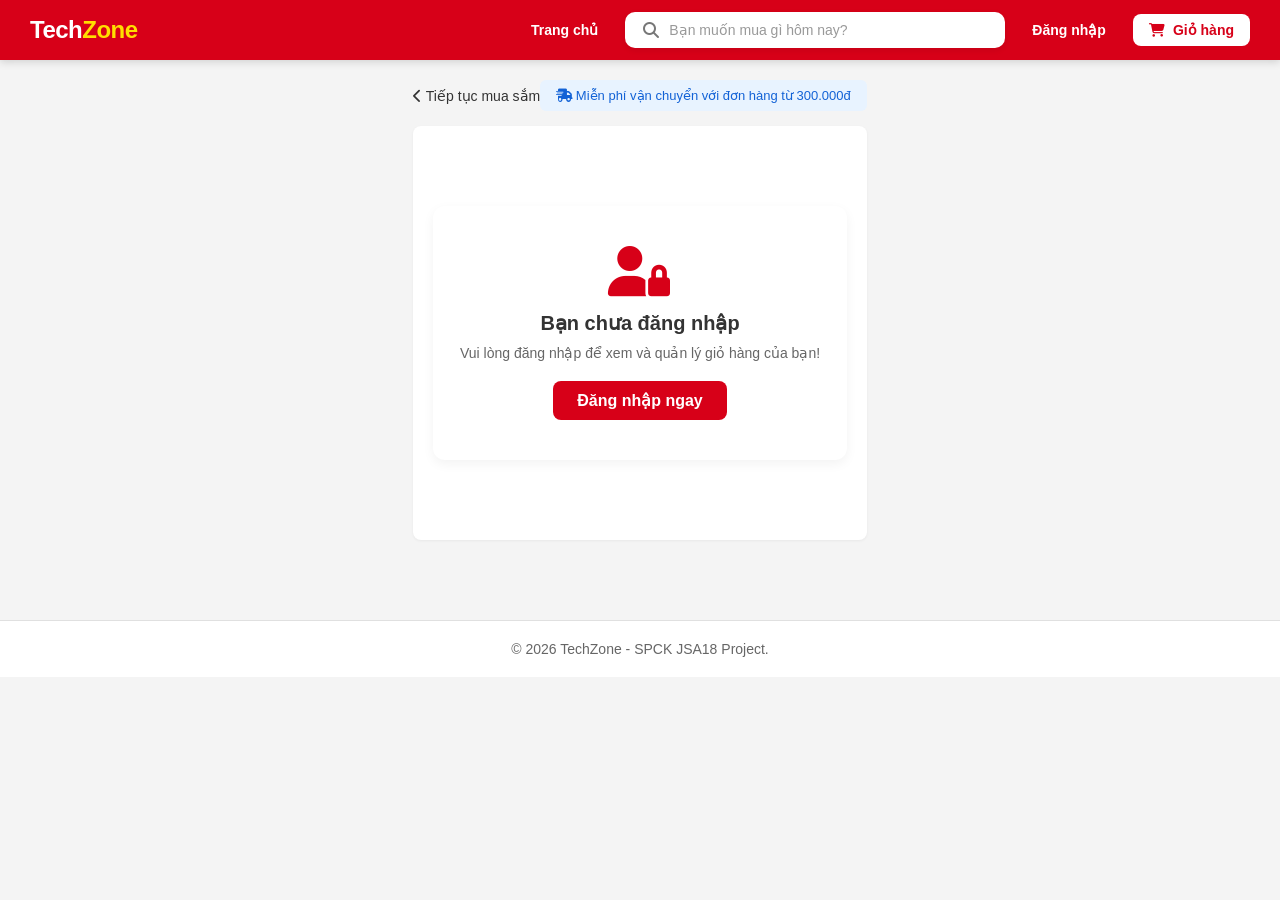
<file: cart.html>
<!doctype html>
<html lang="vi">
  <head>
    <meta charset="UTF-8" />
    <meta name="viewport" content="width=device-width, initial-scale=1.0" />
    <title>Giỏ hàng - TechZone</title>

    <!-- Icon FontAwesome -->
    <link
      rel="stylesheet"
      href="https://cdnjs.cloudflare.com/ajax/libs/font-awesome/6.4.0/css/all.min.css"
    />

    <!-- CSS Tách Biệt -->
    <link rel="stylesheet" href="./styles/main.css" />
    <link rel="stylesheet" href="./styles/cart.css" />
  </head>
  <body>
    <!-- Header chuẩn 100% theo index.html -->
    <header class="site-header">
      <a href="./index.html" class="logo">Tech<span>Zone</span></a>
      <nav class="nav-links">
        <a href="./index.html" class="nav-item">Trang chủ</a>

        <!-- Ô TÌM KIẾM -->
        <div class="search-box">
          <i class="fa-solid fa-magnifying-glass search-icon"></i>
          <input
            type="text"
            id="search-input"
            placeholder="Bạn muốn mua gì hôm nay?"
          />
        </div>

        <a href="./login.html" class="nav-item">Đăng nhập</a>
        <a href="./cart.html" class="cart-btn active">
          <i class="fa-solid fa-cart-shopping cart-icon"></i> Giỏ hàng
        </a>
      </nav>
    </header>

    <!-- Khung nội dung chính Giỏ hàng -->
    <main class="cart-wrapper">
      <!-- Thanh điều hướng nhỏ & Banner Freeship -->
      <div class="cart-top-bar">
        <a href="./index.html" class="back-link">
          <i class="fa-solid fa-chevron-left"></i> Tiếp tục mua sắm
        </a>
        <div class="freeship-banner">
          <i class="fa-solid fa-truck-fast"></i> Miễn phí vận chuyển với đơn hàng từ 300.000đ
        </div>
      </div>

      <!-- Khung hiển thị khi GIỎ HÀNG TRỐNG -->
      <div id="empty-cart" class="empty-cart-card" style="display: none">
        <i class="fa-solid fa-cart-flatbed empty-icon"></i>
        <p>Giỏ hàng của bạn đang trống</p>
        <a href="./index.html" class="btn-shopping-now">Mua sắm ngay</a>
      </div>

      <!-- CẤU TRÚC 2 CỘT CHÍNH -->
      <div id="cart-content" class="cart-layout">
        <!-- CỘT TRÁI: DANH SÁCH SẢN PHẨM -->
        <div class="cart-left-col">
          <!-- Khung Chọn tất cả -->
          <div class="select-all-card">
            <label class="checkbox-label">
              <input type="checkbox" id="select-all-btn" checked />
              <span>Tất cả (<span id="cart-total-items">0</span> sản phẩm)</span>
            </label>
          </div>

          <!-- Danh sách thẻ sản phẩm (Render bởi JS) -->
          <div class="cart-items-list" id="cart-items-container">
            <!-- JS sẽ tự đổ dữ liệu sản phẩm vào đây -->
          </div>
        </div>

        <!-- CỘT PHẢI: THÔNG TIN ĐƠN HÀNG -->
        <div class="cart-right-col">
          <div class="summary-card">
            <h2 class="summary-title">Thông tin đơn hàng</h2>

            <!-- Ô Mã giảm giá -->
            <div class="voucher-box">
              <div class="voucher-left">
                <i class="fa-solid fa-ticket text-red"></i>
                <span>Áp dụng mã giảm giá</span>
              </div>
              <button class="btn-apply-voucher">Chọn</button>
            </div>

            <!-- Chi tiết tính tiền -->
            <div class="summary-details">
              <div class="summary-row">
                <span>Số lượng sản phẩm</span>
                <span id="summary-qty-count">0</span>
              </div>
              <div class="summary-row">
                <span>Tổng tiền hàng</span>
                <span id="subtotal-price">0đ</span>
              </div>
              <div class="summary-row">
                <span>Giảm giá trực tiếp</span>
                <span id="discount-price" class="text-green">-0đ</span>
              </div>
            </div>

            <div class="summary-divider"></div>

            <!-- Tổng tiền thanh toán -->
            <div class="summary-row total-row">
              <div>
                <div class="total-label">TỔNG TIỀN</div>
                <div class="total-subtext">
                  (Đã bao gồm VAT và được làm tròn)
                </div>
              </div>
              <span id="final-price" class="total-value">0đ</span>
            </div>

            <button id="checkout-btn" class="btn-checkout">MUA NGAY</button>
          </div>
        </div>
      </div>
    </main>

    <!-- MODAL CHỌN / NHẬP VOUCHER GIẢM GIÁ -->
    <div id="voucher-modal" class="modal-overlay">
      <div class="modal-box voucher-modal-box">
        <div class="modal-header">
          <h3>Chọn mã giảm giá</h3>
          <button id="close-voucher-btn" class="close-btn">&times;</button>
        </div>
        
        <!-- Ô nhập mã trực tiếp -->
        <div class="voucher-input-group">
          <input type="text" id="voucher-code-input" placeholder="Nhập mã giảm giá..." />
          <button id="apply-code-btn">Áp dụng</button>
        </div>

        <!-- Danh sách mã có sẵn -->
        <div class="voucher-list">
          <div class="voucher-item" data-code="TECHZONE10" data-type="percent" data-value="10" data-min="0">
            <div class="voucher-left-tag">10% OFF</div>
            <div class="voucher-info">
              <h4>TECHZONE10</h4>
              <p>Giảm 10% tổng đơn hàng</p>
            </div>
            <button class="btn-select-voucher">Dùng</button>
          </div>

          <div class="voucher-item" data-code="TIETKIEM50K" data-type="fixed" data-value="50000" data-min="200000">
            <div class="voucher-left-tag">50K</div>
            <div class="voucher-info">
              <h4>TIETKIEM50K</h4>
              <p>Giảm 50.000đ cho đơn từ 200k</p>
            </div>
            <button class="btn-select-voucher">Dùng</button>
          </div>

          <div class="voucher-item" data-code="FREESHIP" data-type="fixed" data-value="30000" data-min="100000">
            <div class="voucher-left-tag">30K</div>
            <div class="voucher-info">
              <h4>FREESHIP</h4>
              <p>Miễn phí vận chuyển 30.000đ</p>
            </div>
            <button class="btn-select-voucher">Dùng</button>
          </div>
        </div>
      </div>
    </div>

    <!-- MODAL XÁC NHẬN THANH TOÁN -->
    <div id="checkout-modal" class="modal-overlay">
      <div class="modal-box">
        <div class="modal-icon">
          <i class="fa-solid fa-bag-shopping"></i>
        </div>
        <h3>Xác nhận đặt hàng</h3>
        <p id="modal-msg">Bạn có chắc chắn muốn thanh toán các sản phẩm đã chọn?</p>
        <div class="modal-actions">
          <button id="cancel-checkout-btn" class="modal-btn btn-cancel">Hủy bỏ</button>
          <button id="confirm-checkout-btn" class="modal-btn btn-confirm">Xác nhận mua</button>
        </div>
      </div>
    </div>

    <!-- Footer -->
    <footer class="site-footer">
      <p>&copy; 2026 TechZone - SPCK JSA18 Project.</p>
    </footer>

    <!-- Script điều khiển đúng thứ tự dự án -->
    <script src="scripts/auth.js"></script>
    <script src="data/products.js"></script>
    <script src="scripts/cart.js"></script>
  </body>
</html>
</file>
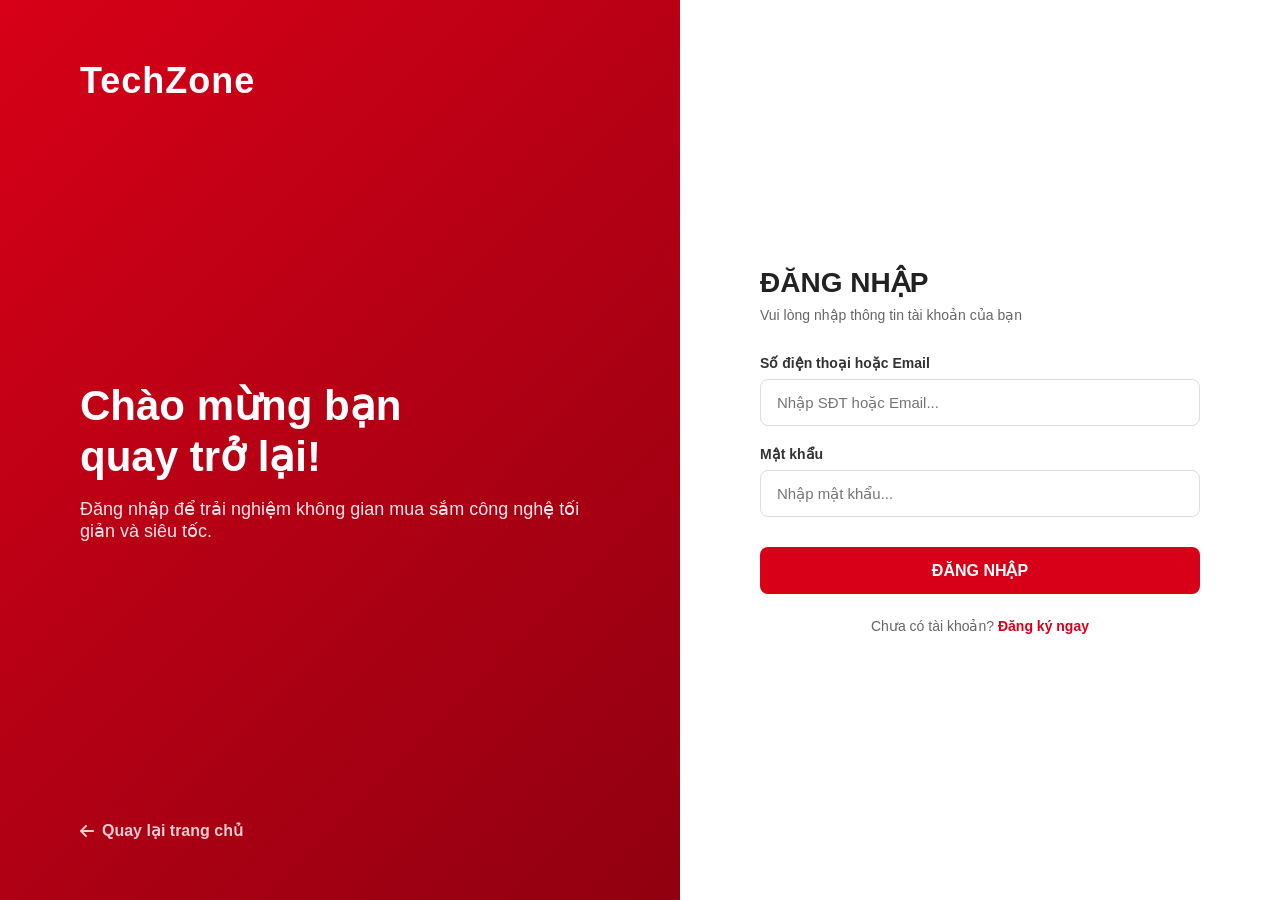
<file: login.html>
<!doctype html>
<html lang="vi">
  <head>
    <meta charset="UTF-8" />
    <meta name="viewport" content="width=device-width, initial-scale=1.0" />
    <title>Đăng nhập - TechZone</title>
    <link
      rel="stylesheet"
      href="https://cdnjs.cloudflare.com/ajax/libs/font-awesome/6.4.0/css/all.min.css"
    />
    <link rel="stylesheet" href="styles/login.css" />
  </head>
  <body>
    <div class="auth-container">
      <!-- CỘT TRÁI: BANNERS & LOGO -->
      <div class="auth-banner">
        <div class="brand-logo">TechZone</div>
        <div class="banner-content">
          <h1>Chào mừng bạn<br />quay trở lại!</h1>
          <p>
            Đăng nhập để trải nghiệm không gian mua sắm công nghệ tối giản và
            siêu tốc.
          </p>
        </div>
        <a href="./index.html" class="back-home-link">
          <i class="fa-solid fa-arrow-left"></i> Quay lại trang chủ
        </a>
      </div>

      <!-- CỘT PHẢI: FORM ĐĂNG NHẬP -->
      <div class="auth-form-container">
        <div class="auth-form-card">
          <h2 class="auth-title">ĐĂNG NHẬP</h2>
          <p class="auth-subtitle">Vui lòng nhập thông tin tài khoản của bạn</p>

          <form id="login-form">
            <div class="form-group">
              <label for="username">Số điện thoại hoặc Email</label>
              <input
                type="text"
                id="username"
                placeholder="Nhập SĐT hoặc Email..."
                required
              />
            </div>

            <div class="form-group">
              <label for="password">Mật khẩu</label>
              <input
                type="password"
                id="password"
                placeholder="Nhập mật khẩu..."
                required
              />
            </div>

            <button type="submit" class="btn-submit">ĐĂNG NHẬP</button>
          </form>

          <div class="auth-switch">
            Chưa có tài khoản? <a href="./register.html">Đăng ký ngay</a>
          </div>
        </div>
      </div>
    </div>

    <!-- KHUNG THÔNG BÁO MESSAGE BOX -->
    <div id="custom-alert" class="custom-alert hidden">
      <div class="alert-content">
        <i id="alert-icon" class="fa-solid fa-circle-check"></i>
        <p id="alert-message">Thông báo ở đây...</p>
        <button id="alert-close-btn">Đóng</button>
      </div>
    </div>

    <script src="scripts/auth.js"></script>
  </body>
</html>
</file>
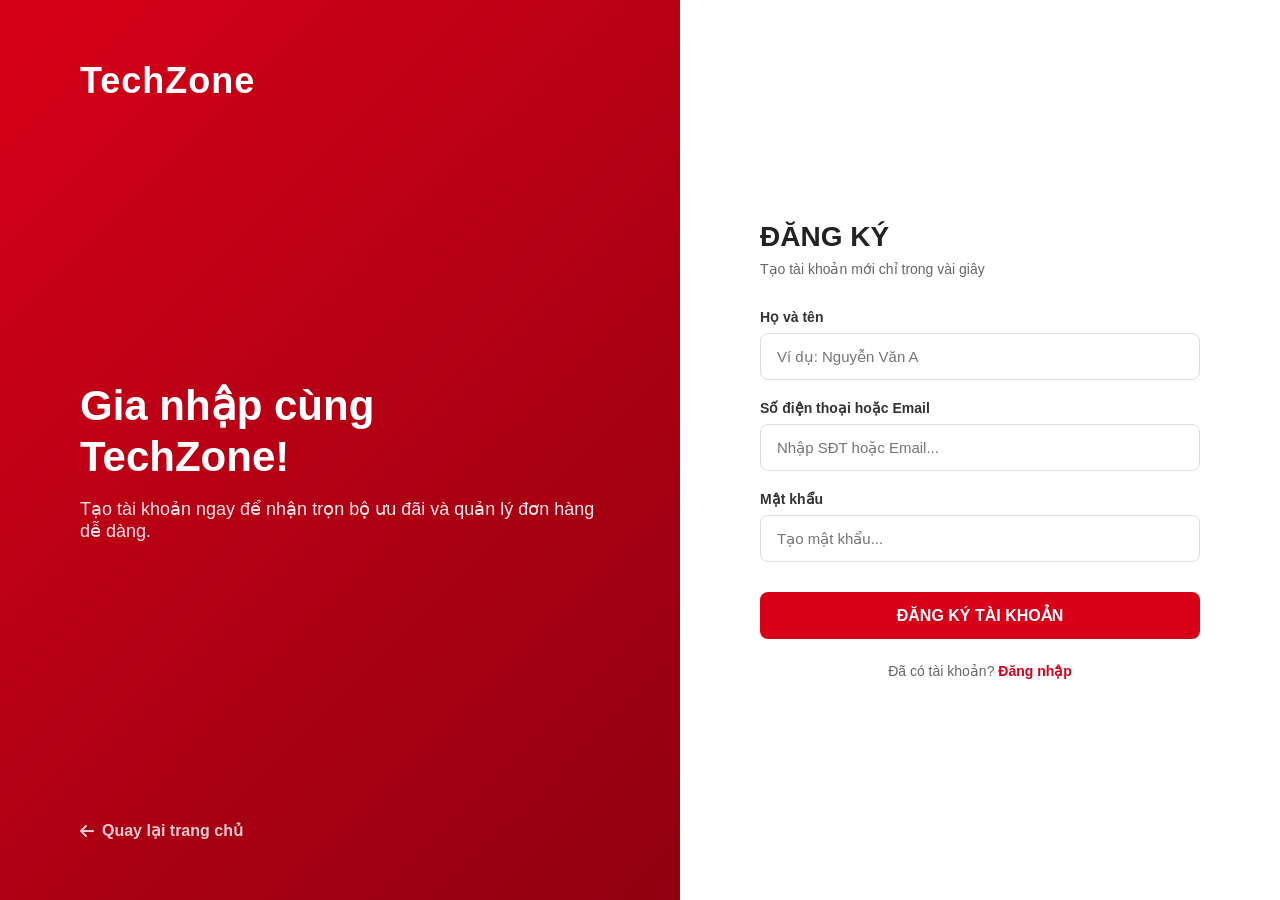
<file: register.html>
<!doctype html>
<html lang="vi">
  <head>
    <meta charset="UTF-8" />
    <meta name="viewport" content="width=device-width, initial-scale=1.0" />
    <title>Đăng ký - TechZone</title>
    <link
      rel="stylesheet"
      href="https://cdnjs.cloudflare.com/ajax/libs/font-awesome/6.4.0/css/all.min.css"
    />
    <link rel="stylesheet" href="styles/register.css" />
  </head>
  <body>
    <div class="auth-container">
      <!-- CỘT TRÁI: BANNERS & LOGO -->
      <div class="auth-banner">
        <div class="brand-logo">TechZone</div>
        <div class="banner-content">
          <h1>Gia nhập cùng<br />TechZone!</h1>
          <p>
            Tạo tài khoản ngay để nhận trọn bộ ưu đãi và quản lý đơn hàng dễ
            dàng.
          </p>
        </div>
        <a href="./index.html" class="back-home-link">
          <i class="fa-solid fa-arrow-left"></i> Quay lại trang chủ
        </a>
      </div>

      <!-- CỘT PHẢI: FORM ĐĂNG KÝ -->
      <div class="auth-form-container">
        <div class="auth-form-card">
          <h2 class="auth-title">ĐĂNG KÝ</h2>
          <p class="auth-subtitle">Tạo tài khoản mới chỉ trong vài giây</p>

          <form id="register-form">
            <div class="form-group">
              <label for="fullname">Họ và tên</label>
              <input
                type="text"
                id="fullname"
                placeholder="Ví dụ: Nguyễn Văn A"
                required
              />
            </div>

            <div class="form-group">
              <label for="username">Số điện thoại hoặc Email</label>
              <input
                type="text"
                id="username"
                placeholder="Nhập SĐT hoặc Email..."
                required
              />
            </div>

            <div class="form-group">
              <label for="password">Mật khẩu</label>
              <input
                type="password"
                id="password"
                placeholder="Tạo mật khẩu..."
                required
              />
            </div>

            <button type="submit" class="btn-submit">ĐĂNG KÝ TÀI KHOẢN</button>
          </form>

          <div class="auth-switch">
            Đã có tài khoản? <a href="./login.html">Đăng nhập</a>
          </div>
        </div>
      </div>
    </div>

    <!-- KHUNG THÔNG BÁO MESSAGE BOX -->
    <div id="custom-alert" class="custom-alert hidden">
      <div class="alert-content">
        <i id="alert-icon" class="fa-solid fa-circle-check"></i>
        <p id="alert-message">Thông báo ở đây...</p>
        <button id="alert-close-btn">Đóng</button>
      </div>
    </div>

    <script src="scripts/auth.js"></script>
  </body>
</html>
</file>
<file: styles/main.css>
/* Reset & Base Styles */
* {
  box-sizing: border-box;
  margin: 0;
  padding: 0;
}

body {
  background-color: #f4f6f8;
  color: #333333;
  font-family: 'Segoe UI', Tahoma, Geneva, Verdana, sans-serif;
  min-height: 100vh;
  display: flex;
  flex-direction: column;
}

/* Site Header */
.site-header {
  background-color: #d70018;
  padding: 12px 30px;
  display: flex;
  justify-content: space-between;
  align-items: center;
  position: sticky;
  top: 0;
  z-index: 100;
  box-shadow: 0 2px 8px rgba(0, 0, 0, 0.15);
}

.logo {
  font-size: 24px;
  font-weight: 800;
  color: #ffffff;
  text-decoration: none;
  letter-spacing: -0.5px;
}

.logo span {
  color: #ffde00;
}

/* Nav Links */
.nav-links {
  display: flex;
  gap: 15px;
  align-items: center;
}

.nav-item {
  color: #ffffff;
  text-decoration: none;
  font-size: 14px;
  font-weight: 600;
  padding: 8px 12px;
  border-radius: 8px;
  transition: background-color 0.2s;
}

.nav-item:hover,
.nav-item.active {
  background-color: rgba(255, 255, 255, 0.2);
}

/* Cart Button */
.cart-btn {
  color: #d70018;
  text-decoration: none;
  background-color: #ffffff;
  padding: 8px 16px;
  border-radius: 8px;
  font-weight: bold;
  font-size: 14px;
  display: flex;
  align-items: center;
  gap: 8px;
  transition: opacity 0.2s, transform 0.1s;
}

.cart-btn:hover {
  opacity: 0.95;
  transform: translateY(-1px);
}

.cart-icon {
  color: #d70018;
}

.cart-badge {
  background-color: #d70018;
  color: #ffffff;
  font-size: 11px;
  font-weight: bold;
  border-radius: 10px;
  padding: 2px 7px;
}

/* Main Layout */
.main-content {
  flex: 1;
}

/* Footer */
.site-footer {
  background-color: #ffffff;
  border-top: 1px solid #e0e0e0;
  text-align: center;
  padding: 20px;
  color: #666666;
  font-size: 14px;
  margin-top: 40px;
}

/* Khung chứa ảnh cố định kích thước */
.product-image-box {
  width: 100%;
  height: 200px; /* Điều chỉnh chiều cao khung ảnh theo ý bạn */
  overflow: hidden;
  display: flex;
  align-items: center;
  justify-content: center;
}

.product-image {
  width: 100%;
  height: 100%;
  object-fit: contain; /* Giữ nguyên tỷ lệ ảnh không bị móp */
}

/* Xử lý tiêu đề sản phẩm dài quá 2 dòng */
.product-title {
  font-size: 14px;
  font-weight: 600;
  line-height: 1.4;
  height: 2.8em;
  margin: 10px 0;

  /* Chuẩn mới + Chuẩn cũ để tương thích 100% */
  overflow: hidden;
  text-overflow: ellipsis;
  display: -webkit-box;
  -webkit-line-clamp: 2;
  line-clamp: 2;
  -webkit-box-orient: vertical;
}

/* ==========================================
   Ô TÌM KIẾM NÂNG CẤP (RỘNG, ĐẸP, HIỆU ỨNG)
   ========================================== */
.search-box {
  position: relative;
  display: flex;
  align-items: center;
  background: #ffffff;
  border-radius: 10px;
  padding: 8px 16px;
  width: 380px; /* Tăng độ rộng lên hẳn 380px */
  border: 2px solid transparent;
  box-shadow: 0 2px 6px rgba(0, 0, 0, 0.08);
  transition: all 0.3s cubic-bezier(0.25, 0.8, 0.25, 1);
}

/* Hover: Nổi nhẹ và sáng viền */
.search-box:hover {
  box-shadow: 0 4px 12px rgba(0, 0, 0, 0.15);
  background: #fff;
}

/* Focus-within: Khi click vào gõ chữ thì đổi viền đỏ + viền sáng nhẹ */
.search-box:focus-within {
  width: 420px; /* Tự động dãn rộng nhẹ ra khi click vào */
  border-color: #d70018;
  box-shadow: 0 0 0 4px rgba(215, 0, 24, 0.15);
  background: #fff;
}

/* Icon kính lúp */
.search-icon {
  color: #777;
  font-size: 16px;
  margin-right: 10px;
  transition: color 0.2s ease, transform 0.2s ease;
}

.search-box:focus-within .search-icon {
  color: #d70018; /* Biến thành màu đỏ brand khi gõ */
  transform: scale(1.1); /* Phóng to nhẹ icon */
}

/* Input chính */
.search-box input {
  border: none;
  outline: none;
  width: 100%;
  font-size: 14px;
  font-weight: 500;
  color: #222;
  background: transparent;
}

.search-box input::placeholder {
  color: #999;
  font-weight: 400;
  transition: color 0.2s ease;
}

.search-box:focus-within input::placeholder {
  color: #ccc; /* Làm mờ chữ placeholder khi đang gõ */
}

/* =========================================================
   STYLE CHO NÚT TÀI KHOẢN VÀ DROPDOWN TRÊN NAVBAR
   ========================================================= */
.user-profile-container {
  position: relative;
  display: inline-block;
}

/* Nút đỏ hiển thị Tên + Icon Avatar */
.user-avatar-btn {
  display: flex;
  align-items: center;
  gap: 8px;
  background-color: #d70018; /* Màu đỏ chủ đạo TechZone */
  color: #ffffff;
  border: none;
  padding: 8px 16px;
  border-radius: 20px;
  font-weight: 600;
  font-size: 14px;
  cursor: pointer;
  transition: all 0.2s ease;
}

.user-avatar-btn:hover {
  background-color: #c00015;
  box-shadow: 0 4px 10px rgba(215, 0, 24, 0.3);
}

.user-avatar-btn .user-icon {
  font-size: 18px;
}

/* Menu xổ xuống (Dropdown) */
.user-dropdown {
  position: absolute;
  top: calc(100% + 10px);
  right: 0;
  width: 200px;
  background-color: #ffffff;
  border-radius: 10px;
  box-shadow: 0 8px 24px rgba(0, 0, 0, 0.15);
  padding: 12px;
  z-index: 1000;
  border: 1px solid #eee;
}

.user-dropdown.hidden {
  display: none;
}

.dropdown-header {
  padding-bottom: 8px;
}

.dropdown-name {
  font-weight: 700;
  color: #333333;
  font-size: 14px;
  margin: 0;
}

.dropdown-sub {
  font-size: 12px;
  color: #777777;
  margin: 2px 0 0 0;
}

.user-dropdown hr {
  border: none;
  border-top: 1px solid #eeeeee;
  margin: 8px 0;
}

/* Nút Đăng xuất */
.logout-btn {
  width: 100%;
  display: flex;
  align-items: center;
  gap: 8px;
  background: none;
  border: none;
  color: #d70018;
  font-weight: 600;
  padding: 8px;
  border-radius: 6px;
  cursor: pointer;
  text-align: left;
  font-size: 14px;
  transition: background 0.2s ease;
}

.logout-btn:hover {
  background-color: #fff0f1;
}
</file>
<file: styles/cart.css>
/* --- TRANG GIỎ HÀNG STYLE CELLPHONES --- */
body {
  background-color: #f4f4f4;
}

.cart-wrapper {
  max-width: 1100px;
  margin: 20px auto 40px auto;
  padding: 0 15px;
}

/* Thanh điều hướng & Banner Freeship */
.cart-top-bar {
  display: flex;
  justify-content: space-between;
  align-items: center;
  margin-bottom: 15px;
}

.back-link {
  color: #333;
  text-decoration: none;
  font-size: 14px;
  font-weight: 500;
}

.back-link:hover {
  color: #d70018;
}

.freeship-banner {
  background-color: #e8f3ff;
  color: #1262d6;
  padding: 8px 16px;
  border-radius: 6px;
  font-size: 13px;
  font-weight: 500;
}

/* Khung Giỏ hàng trống */
.empty-cart-card {
  background: #fff;
  border-radius: 8px;
  padding: 50px 20px;
  text-align: center;
  box-shadow: 0 1px 3px rgba(0,0,0,0.05);
}

.empty-icon {
  font-size: 60px;
  color: #ccc;
  margin-bottom: 15px;
}

.empty-cart-card p {
  font-size: 16px;
  color: #555;
  margin-bottom: 20px;
}

.btn-shopping-now {
  display: inline-block;
  background-color: #d70018;
  color: #fff;
  padding: 10px 24px;
  border-radius: 6px;
  text-decoration: none;
  font-weight: bold;
}

/* LAYOUT 2 CỘT */
.cart-layout {
  display: flex;
  gap: 20px;
  align-items: flex-start;
}

.cart-left-col {
  flex: 1;
  display: flex;
  flex-direction: column;
  gap: 12px;
}

.cart-right-col {
  width: 360px;
}

/* KHUNG CHỌN TẤT CẢ */
.select-all-card {
  background: #fff;
  border-radius: 8px;
  padding: 12px 16px;
  box-shadow: 0 1px 3px rgba(0,0,0,0.05);
}

.checkbox-label {
  display: flex;
  align-items: center;
  gap: 10px;
  font-weight: 600;
  cursor: pointer;
}

.checkbox-label input[type="checkbox"] {
  width: 18px;
  height: 18px;
  accent-color: #d70018;
  cursor: pointer;
}

/* KHUNG SẢN PHẨM */
.cart-items-list {
  display: flex;
  flex-direction: column;
  gap: 12px;
}

.cart-item-card {
  background: #fff;
  border-radius: 8px;
  padding: 16px;
  display: flex;
  align-items: center;
  gap: 15px;
  box-shadow: 0 1px 3px rgba(0,0,0,0.05);
}

.cart-item-card input[type="checkbox"] {
  width: 18px;
  height: 18px;
  accent-color: #d70018;
  cursor: pointer;
}

.item-img {
  width: 75px;
  height: 75px;
  object-fit: contain;
}

.item-info {
  flex: 1;
}

.item-title {
  font-size: 14px;
  font-weight: 600;
  color: #222;
  margin-bottom: 8px;
  text-decoration: none;
  display: -webkit-box;
  -webkit-line-clamp: 2;
  -webkit-box-orient: vertical;
  overflow: hidden;
}

.item-price-box {
  display: flex;
  align-items: baseline;
  gap: 8px;
}

.price-current {
  font-size: 15px;
  font-weight: bold;
  color: #d70018;
}

.price-old {
  font-size: 12px;
  color: #888;
  text-decoration: line-through;
}

/* CỤM NÚT SỐ LƯỢNG VÀ XÓA */
.item-actions {
  display: flex;
  align-items: center;
  gap: 12px;
}

.btn-delete {
  background: none;
  border: none;
  color: #777;
  font-size: 16px;
  cursor: pointer;
  padding: 4px;
}

.btn-delete:hover {
  color: #d70018;
}

.qty-control {
  display: flex;
  align-items: center;
  border: 1px solid #e0e0e0;
  border-radius: 4px;
  background: #f9f9f9;
}

.qty-btn {
  width: 28px;
  height: 28px;
  border: none;
  background: none;
  font-size: 14px;
  cursor: pointer;
}

.qty-input {
  width: 32px;
  height: 28px;
  border: none;
  text-align: center;
  font-size: 13px;
  font-weight: 600;
  background: #fff;
}

/* CỘT PHẢI - THÔNG TIN ĐƠN HÀNG */
.summary-card {
  background: #fff;
  border-radius: 8px;
  padding: 16px;
  box-shadow: 0 1px 3px rgba(0,0,0,0.05);
}

.summary-title {
  font-size: 16px;
  font-weight: bold;
  margin-bottom: 15px;
  color: #111;
}

/* Mã giảm giá */
.voucher-box {
  background: #f8f8f8;
  border-radius: 6px;
  padding: 10px 12px;
  display: flex;
  justify-content: space-between;
  align-items: center;
  margin-bottom: 15px;
}

.voucher-left {
  display: flex;
  align-items: center;
  gap: 8px;
  font-size: 13px;
  font-weight: 500;
}

.text-red { color: #d70018; }
.text-green { color: #15803d; }

.btn-apply-voucher {
  background: #fff;
  border: 1px solid #d70018;
  color: #d70018;
  padding: 4px 12px;
  border-radius: 4px;
  font-size: 12px;
  font-weight: bold;
  cursor: pointer;
}

/* Chi tiết tiền */
.summary-details {
  display: flex;
  flex-direction: column;
  gap: 10px;
}

.summary-row {
  display: flex;
  justify-content: space-between;
  font-size: 13px;
  color: #444;
}

.summary-divider {
  height: 1px;
  background: #eee;
  margin: 15px 0;
}

/* Tổng tiền */
.total-row {
  align-items: flex-start;
}

.total-label {
  font-size: 14px;
  font-weight: bold;
  color: #111;
}

.total-subtext {
  font-size: 11px;
  color: #777;
  margin-top: 2px;
}

.total-value {
  font-size: 18px;
  font-weight: bold;
  color: #d70018;
}

.btn-checkout {
  width: 100%;
  padding: 12px;
  background: #d70018;
  color: #fff;
  border: none;
  border-radius: 6px;
  font-size: 15px;
  font-weight: bold;
  cursor: pointer;
  margin-top: 15px;
  transition: background 0.2s;
}

.btn-checkout:hover {
  background: #b50014;
}

@media (max-width: 768px) {
  .cart-layout {
    flex-direction: column;
  }
  .cart-right-col {
    width: 100%;
  }
}

/* Styling cho khung thông báo khi Giỏ hàng trống / Chưa đăng nhập */
.empty-cart-box {
  text-align: center;
  padding: 50px 20px;
  background-color: #ffffff;
  border-radius: 12px;
  box-shadow: 0 4px 12px rgba(0, 0, 0, 0.05);
  margin: 30px auto;
  max-width: 500px;
}

.empty-cart-icon {
  font-size: 60px;
  color: #d70018;
  margin-bottom: 16px;
}

.empty-cart-box h3 {
  font-size: 20px;
  color: #333333;
  margin-bottom: 8px;
  font-weight: 700;
}

.empty-cart-box p {
  font-size: 14px;
  color: #666666;
  margin-bottom: 20px;
}

.login-now-btn,
.continue-shopping-btn {
  display: inline-block;
  background-color: #d70018;
  color: #ffffff;
  padding: 10px 24px;
  border-radius: 8px;
  text-decoration: none;
  font-weight: 600;
  transition: background 0.2s ease;
}

.login-now-btn:hover,
.continue-shopping-btn:hover {
  background-color: #c00015;
}

/* ==========================================
   MODAL XÁC NHẬN THANH TOÁN BEAUTIFUL
========================================== */
.modal-overlay {
  position: fixed;
  top: 0;
  left: 0;
  width: 100%;
  height: 100%;
  background-color: rgba(0, 0, 0, 0.5);
  display: flex;
  justify-content: center;
  align-items: center;
  z-index: 9999;
  opacity: 0;
  visibility: hidden;
  transition: all 0.3s ease;
}

.modal-overlay.active {
  opacity: 1;
  visibility: visible;
}

.modal-box {
  background: #fff;
  border-radius: 16px;
  padding: 28px 24px;
  width: 90%;
  max-width: 400px;
  text-align: center;
  box-shadow: 0 10px 30px rgba(0, 0, 0, 0.2);
  transform: translateY(-20px);
  transition: transform 0.3s ease;
}

.modal-overlay.active .modal-box {
  transform: translateY(0);
}

.modal-icon {
  width: 60px;
  height: 60px;
  background-color: #e6f7ff;
  color: #1890ff;
  border-radius: 50%;
  display: flex;
  align-items: center;
  justify-content: center;
  font-size: 26px;
  margin: 0 auto 16px;
}

.modal-box h3 {
  margin: 0 0 10px;
  font-size: 20px;
  color: #1f1f1f;
}

.modal-box p {
  color: #666;
  font-size: 14px;
  margin-bottom: 24px;
  line-height: 1.5;
}

.modal-actions {
  display: flex;
  gap: 12px;
  justify-content: center;
}

.modal-btn {
  flex: 1;
  padding: 10px 16px;
  border-radius: 8px;
  border: none;
  font-weight: 600;
  font-size: 14px;
  cursor: pointer;
  transition: background 0.2s;
}

.btn-cancel {
  background-color: #f5f5f5;
  color: #595959;
}

.btn-cancel:hover {
  background-color: #e8e8e8;
}

.btn-confirm {
  background-color: #ff4d4f;
  color: #fff;
}

.btn-confirm:hover {
  background-color: #d9363e;
}

/* Styling cho Modal Voucher */
.voucher-modal-box {
  max-width: 450px;
  text-align: left;
}

.modal-header {
  display: flex;
  justify-content: space-between;
  align-items: center;
  margin-bottom: 16px;
}

.close-btn {
  background: none;
  border: none;
  font-size: 24px;
  cursor: pointer;
  color: #888;
}

.voucher-input-group {
  display: flex;
  gap: 8px;
  margin-bottom: 16px;
}

.voucher-input-group input {
  flex: 1;
  padding: 10px 12px;
  border: 1px solid #ddd;
  border-radius: 8px;
  outline: none;
  text-transform: uppercase;
}

.voucher-input-group button {
  background-color: #d70018;
  color: #fff;
  border: none;
  padding: 0 16px;
  border-radius: 8px;
  font-weight: bold;
  cursor: pointer;
}

.voucher-list {
  display: flex;
  flex-direction: column;
  gap: 10px;
  max-height: 250px;
  overflow-y: auto;
}

.voucher-item {
  display: flex;
  align-items: center;
  border: 1px dashed #d70018;
  background: #fff0f0;
  border-radius: 8px;
  padding: 10px;
  justify-content: space-between;
}

.voucher-left-tag {
  background: #d70018;
  color: #fff;
  font-weight: bold;
  font-size: 13px;
  padding: 8px 10px;
  border-radius: 6px;
}

.voucher-info {
  flex: 1;
  margin: 0 12px;
}

.voucher-info h4 {
  margin: 0;
  font-size: 14px;
  color: #333;
}

.voucher-info p {
  margin: 2px 0 0;
  font-size: 12px;
  color: #666;
}

.btn-select-voucher {
  background: #d70018;
  color: #fff;
  border: none;
  padding: 6px 14px;
  border-radius: 6px;
  cursor: pointer;
  font-size: 12px;
  font-weight: bold;
}

/* =========================================================
   1. CSS THANH TÌM KIẾM TRÊN NAVBAR (HEADER)
   ========================================================= */
.header-search-form {
  flex: 1;
  max-width: 450px;
  margin: 0 20px;
}

.search-input-box {
  display: flex;
  align-items: center;
  background-color: #f1f5f9;
  border: 1px solid #cbd5e1;
  border-radius: 20px;
  padding: 4px 12px;
  transition: all 0.2s ease;
}

.search-input-box:focus-within {
  border-color: #2563eb;
  background-color: #ffffff;
  box-shadow: 0 0 0 3px rgba(37, 99, 235, 0.15);
}

.search-input-box input {
  width: 100%;
  border: none;
  background: transparent;
  outline: none;
  padding: 6px 8px;
  font-size: 14px;
  color: #1e293b;
}

.search-input-box button {
  background: transparent;
  border: none;
  color: #64748b;
  cursor: pointer;
  padding: 4px 8px;
  font-size: 15px;
  transition: color 0.2s;
}

.search-input-box button:hover {
  color: #2563eb;
}


/* =========================================================
   2. CSS MODAL VOUCHER GIẢM GIÁ
   ========================================================= */
.modal-overlay {
  position: fixed;
  top: 0;
  left: 0;
  width: 100vw;
  height: 100vh;
  background-color: rgba(0, 0, 0, 0.5);
  display: flex;
  align-items: center;
  justify-content: center;
  z-index: 1000;
  opacity: 0;
  visibility: hidden;
  transition: all 0.25s ease;
}

/* Hiển thị modal khi có class active (điều khiển qua JS) */
.modal-overlay.active {
  opacity: 1;
  visibility: visible;
}

.voucher-modal-box {
  background: #ffffff;
  width: 90%;
  max-width: 480px;
  border-radius: 12px;
  padding: 20px;
  box-shadow: 0 10px 25px rgba(0, 0, 0, 0.15);
}

.modal-header {
  display: flex;
  justify-content: space-between;
  align-items: center;
  margin-bottom: 16px;
  padding-bottom: 10px;
  border-bottom: 1px solid #e2e8f0;
}

.modal-header h3 {
  font-size: 18px;
  color: #0f172a;
  margin: 0;
}

.close-btn {
  background: transparent;
  border: none;
  font-size: 24px;
  color: #64748b;
  cursor: pointer;
  line-height: 1;
}

.close-btn:hover {
  color: #ef4444;
}

/* Ô nhập mã trực tiếp */
.voucher-input-group {
  display: flex;
  gap: 8px;
  margin-bottom: 16px;
}

.voucher-input-group input {
  flex: 1;
  padding: 10px 12px;
  border: 1px solid #cbd5e1;
  border-radius: 6px;
  outline: none;
  font-size: 14px;
}

.voucher-input-group input:focus {
  border-color: #2563eb;
}

.voucher-input-group button {
  padding: 10px 16px;
  background-color: #2563eb;
  color: #fff;
  border: none;
  border-radius: 6px;
  font-weight: 600;
  cursor: pointer;
  transition: background 0.2s;
}

.voucher-input-group button:hover {
  background-color: #1d4ed8;
}

/* Danh sách mã */
.voucher-list {
  display: flex;
  flex-direction: column;
  gap: 12px;
  max-height: 280px;
  overflow-y: auto;
}

.voucher-item {
  display: flex;
  align-items: center;
  border: 1px dashed #cbd5e1;
  border-radius: 8px;
  padding: 10px;
  background: #f8fafc;
  transition: border-color 0.2s;
}

.voucher-item:hover {
  border-color: #2563eb;
}

.voucher-left-tag {
  background-color: #dbeafe;
  color: #1d4ed8;
  font-weight: 700;
  font-size: 13px;
  padding: 12px 8px;
  border-radius: 6px;
  min-width: 75px;
  text-align: center;
  margin-right: 12px;
}

.voucher-info {
  flex: 1;
}

.voucher-info h4 {
  margin: 0 0 4px 0;
  font-size: 14px;
  color: #0f172a;
}

.voucher-info p {
  margin: 0;
  font-size: 12px;
  color: #64748b;
}

.btn-select-voucher {
  padding: 6px 14px;
  background-color: #10b981;
  color: #ffffff;
  border: none;
  border-radius: 6px;
  font-size: 13px;
  font-weight: 600;
  cursor: pointer;
}

.btn-select-voucher:hover {
  background-color: #059669;
}
</file>
<file: styles/login.css>
* {
  margin: 0;
  padding: 0;
  box-sizing: border-box;
  font-family: 'Segoe UI', Tahoma, Geneva, Verdana, sans-serif;
}

body {
  background-color: #f4f4f4;
  height: 100vh;
  display: flex;
}

/* KHUNG CHIA ĐÔI MÀN HÌNH */
.auth-container {
  display: flex;
  width: 100vw;
  height: 100vh;
}

/* CỘT TRÁI - BRANDING & BANNERS */
.auth-banner {
  flex: 1;
  background: linear-gradient(135deg, #d70018 0%, #900010 100%);
  color: #ffffff;
  display: flex;
  flex-direction: column;
  justify-content: space-between;
  padding: 60px 80px;
}

.brand-logo {
  font-size: 36px;
  font-weight: 800;
  letter-spacing: 1px;
}

.banner-content h1 {
  font-size: 42px;
  font-weight: 700;
  margin-bottom: 16px;
  line-height: 1.2;
}

.banner-content p {
  font-size: 18px;
  opacity: 0.9;
}

.back-home-link {
  color: #ffffff;
  text-decoration: none;
  font-size: 16px;
  font-weight: 600;
  display: inline-flex;
  align-items: center;
  gap: 8px;
  opacity: 0.8;
  transition: opacity 0.2s;
}

.back-home-link:hover {
  opacity: 1;
}

/* CỘT PHẢI - FORM NHẬP LIỆU */
.auth-form-container {
  flex: 1;
  background: #ffffff;
  display: flex;
  justify-content: center;
  align-items: center;
  padding: 40px;
}

.auth-form-card {
  width: 100%;
  max-width: 440px;
}

.auth-title {
  font-size: 28px;
  font-weight: 700;
  color: #222;
  margin-bottom: 8px;
}

.auth-subtitle {
  font-size: 14px;
  color: #666;
  margin-bottom: 32px;
}

/* FORM FIELDS */
.form-group {
  margin-bottom: 20px;
}

.form-group label {
  display: block;
  font-size: 14px;
  font-weight: 600;
  color: #333;
  margin-bottom: 8px;
}

.form-group input {
  width: 100%;
  padding: 14px 16px;
  font-size: 15px;
  border: 1px solid #ddd;
  border-radius: 8px;
  outline: none;
  transition: border-color 0.2s;
}

.form-group input:focus {
  border-color: #d70018;
}

/* NÚT BẤM */
.btn-submit {
  width: 100%;
  padding: 14px;
  background-color: #d70018;
  color: #ffffff;
  border: none;
  border-radius: 8px;
  font-size: 16px;
  font-weight: 700;
  cursor: pointer;
  margin-top: 10px;
  transition: background-color 0.2s;
}

.btn-submit:hover {
  background-color: #b50014;
}

.auth-switch {
  text-align: center;
  margin-top: 24px;
  font-size: 14px;
  color: #666;
}

.auth-switch a {
  color: #d70018;
  font-weight: 700;
  text-decoration: none;
}

.auth-switch a:hover {
  text-decoration: underline;
}

/* KHUNG THÔNG BÁO CUSTOM MESSAGE BOX */
.custom-alert {
  position: fixed;
  top: 0;
  left: 0;
  width: 100vw;
  height: 100vh;
  background: rgba(0, 0, 0, 0.5);
  display: flex;
  justify-content: center;
  align-items: center;
  z-index: 9999;
  opacity: 1;
  transition: opacity 0.2s ease;
}

.custom-alert.hidden {
  display: none;
}

.alert-content {
  background: #ffffff;
  padding: 30px;
  border-radius: 12px;
  text-align: center;
  width: 320px;
  box-shadow: 0 10px 25px rgba(0,0,0,0.2);
  animation: popup 0.3s ease;
}

@keyframes popup {
  from { transform: scale(0.8); opacity: 0; }
  to { transform: scale(1); opacity: 1; }
}

.alert-content i {
  font-size: 48px;
  margin-bottom: 15px;
}

.alert-content i.fa-circle-check { color: #28a745; }
.alert-content i.fa-circle-xmark { color: #d70018; }

.alert-content p {
  font-size: 16px;
  font-weight: 600;
  color: #333;
  margin-bottom: 20px;
}

.alert-content button {
  padding: 10px 24px;
  background: #d70018;
  color: #fff;
  border: none;
  border-radius: 6px;
  font-weight: 700;
  cursor: pointer;
}
</file>
<file: styles/register.css>
* {
  margin: 0;
  padding: 0;
  box-sizing: border-box;
  font-family: 'Segoe UI', Tahoma, Geneva, Verdana, sans-serif;
}

body {
  background-color: #f4f4f4;
  height: 100vh;
  display: flex;
}

/* KHUNG CHIA ĐÔI MÀN HÌNH */
.auth-container {
  display: flex;
  width: 100vw;
  height: 100vh;
}

/* CỘT TRÁI - BRANDING & BANNERS */
.auth-banner {
  flex: 1;
  background: linear-gradient(135deg, #d70018 0%, #900010 100%);
  color: #ffffff;
  display: flex;
  flex-direction: column;
  justify-content: space-between;
  padding: 60px 80px;
}

.brand-logo {
  font-size: 36px;
  font-weight: 800;
  letter-spacing: 1px;
}

.banner-content h1 {
  font-size: 42px;
  font-weight: 700;
  margin-bottom: 16px;
  line-height: 1.2;
}

.banner-content p {
  font-size: 18px;
  opacity: 0.9;
}

.back-home-link {
  color: #ffffff;
  text-decoration: none;
  font-size: 16px;
  font-weight: 600;
  display: inline-flex;
  align-items: center;
  gap: 8px;
  opacity: 0.8;
  transition: opacity 0.2s;
}

.back-home-link:hover {
  opacity: 1;
}

/* CỘT PHẢI - FORM NHẬP LIỆU */
.auth-form-container {
  flex: 1;
  background: #ffffff;
  display: flex;
  justify-content: center;
  align-items: center;
  padding: 40px;
}

.auth-form-card {
  width: 100%;
  max-width: 440px;
}

.auth-title {
  font-size: 28px;
  font-weight: 700;
  color: #222;
  margin-bottom: 8px;
}

.auth-subtitle {
  font-size: 14px;
  color: #666;
  margin-bottom: 32px;
}

/* FORM FIELDS */
.form-group {
  margin-bottom: 20px;
}

.form-group label {
  display: block;
  font-size: 14px;
  font-weight: 600;
  color: #333;
  margin-bottom: 8px;
}

.form-group input {
  width: 100%;
  padding: 14px 16px;
  font-size: 15px;
  border: 1px solid #ddd;
  border-radius: 8px;
  outline: none;
  transition: border-color 0.2s;
}

.form-group input:focus {
  border-color: #d70018;
}

/* NÚT BẤM */
.btn-submit {
  width: 100%;
  padding: 14px;
  background-color: #d70018;
  color: #ffffff;
  border: none;
  border-radius: 8px;
  font-size: 16px;
  font-weight: 700;
  cursor: pointer;
  margin-top: 10px;
  transition: background-color 0.2s;
}

.btn-submit:hover {
  background-color: #b50014;
}

.auth-switch {
  text-align: center;
  margin-top: 24px;
  font-size: 14px;
  color: #666;
}

.auth-switch a {
  color: #d70018;
  font-weight: 700;
  text-decoration: none;
}

.auth-switch a:hover {
  text-decoration: underline;
}

/* KHUNG THÔNG BÁO CUSTOM MESSAGE BOX */
.custom-alert {
  position: fixed;
  top: 0;
  left: 0;
  width: 100vw;
  height: 100vh;
  background: rgba(0, 0, 0, 0.5);
  display: flex;
  justify-content: center;
  align-items: center;
  z-index: 9999;
  opacity: 1;
  transition: opacity 0.2s ease;
}

.custom-alert.hidden {
  display: none;
}

.alert-content {
  background: #ffffff;
  padding: 30px;
  border-radius: 12px;
  text-align: center;
  width: 320px;
  box-shadow: 0 10px 25px rgba(0,0,0,0.2);
  animation: popup 0.3s ease;
}

@keyframes popup {
  from { transform: scale(0.8); opacity: 0; }
  to { transform: scale(1); opacity: 1; }
}

.alert-content i {
  font-size: 48px;
  margin-bottom: 15px;
}

.alert-content i.fa-circle-check { color: #28a745; }
.alert-content i.fa-circle-xmark { color: #d70018; }

.alert-content p {
  font-size: 16px;
  font-weight: 600;
  color: #333;
  margin-bottom: 20px;
}

.alert-content button {
  padding: 10px 24px;
  background: #d70018;
  color: #fff;
  border: none;
  border-radius: 6px;
  font-weight: 700;
  cursor: pointer;
}
</file>
